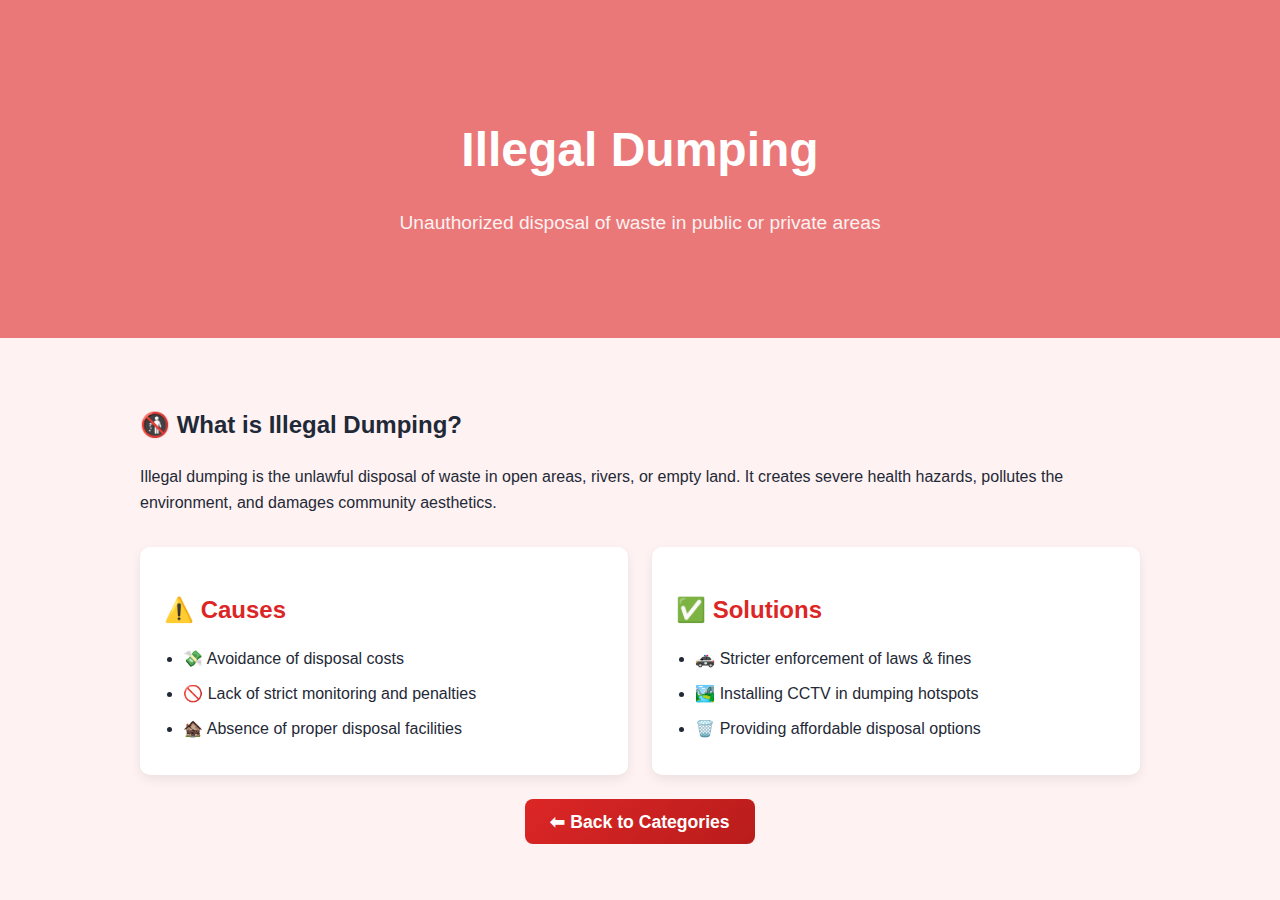
<file: illegal-dumping.html>
<!DOCTYPE html>
<html lang="en">
<head>
  <meta charset="UTF-8">
  <meta name="viewport" content="width=device-width, initial-scale=1.0">
  <title>Illegal Dumping</title>
  <link rel="stylesheet" href="overflowing-bins.css">
</head>
<body>

  <!-- Hero -->
  <div class="hero-banner" style="background:url('https://source.unsplash.com/1600x600/?waste,dumping') center/cover no-repeat;">
    <div class="hero-content">
      <h1>Illegal Dumping</h1>
      <p>Unauthorized disposal of waste in public or private areas</p>
    </div>
  </div>

  <!-- Main Content -->
  <main>
    <section>
      <h2>🚯 What is Illegal Dumping?</h2>
      <p>Illegal dumping is the unlawful disposal of waste in open areas, rivers, or empty land. It creates severe health hazards, pollutes the environment, and damages community aesthetics.</p>
    </section>

    <section class="info-grid">
      <div class="info-card">
        <h2>⚠️ Causes</h2>
        <ul>
          <li>💸 Avoidance of disposal costs</li>
          <li>🚫 Lack of strict monitoring and penalties</li>
          <li>🏚️ Absence of proper disposal facilities</li>
        </ul>
      </div>

      <div class="info-card">
        <h2>✅ Solutions</h2>
        <ul>
          <li>🚓 Stricter enforcement of laws & fines</li>
          <li>🏞️ Installing CCTV in dumping hotspots</li>
          <li>🗑️ Providing affordable disposal options</li>
        </ul>
      </div>
    </section>

    <div class="back-btn">
      <a href="index.html" class="btn">⬅ Back to Categories</a>
    </div>
  </main>
</body>
</html>
</file>
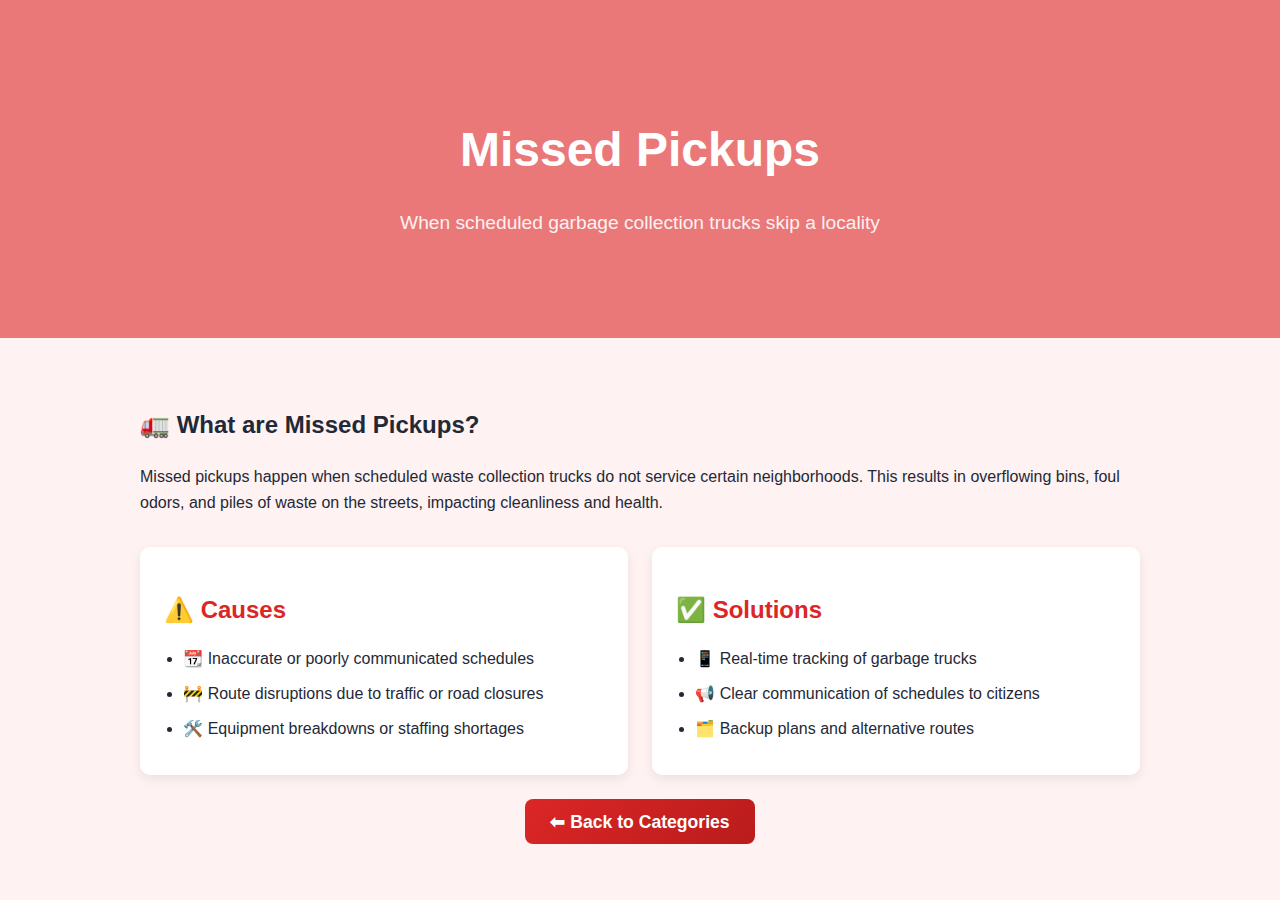
<file: missed-pickups.html>
<!DOCTYPE html>
<html lang="en">
<head>
  <meta charset="UTF-8">
  <meta name="viewport" content="width=device-width, initial-scale=1.0">
  <title>Missed Pickups</title>
  <link rel="stylesheet" href="overflowing-bins.css"> <!-- ✅ reuse same CSS -->
</head>
<body>

  <!-- Hero -->
  <div class="hero-banner" style="background:url('https://source.unsplash.com/1600x600/?garbage,truck,street') center/cover no-repeat;">
    <div class="hero-content">
      <h1>Missed Pickups</h1>
      <p>When scheduled garbage collection trucks skip a locality</p>
    </div>
  </div>

  <!-- Main Content -->
  <main>
    <section>
      <h2>🚛 What are Missed Pickups?</h2>
      <p>Missed pickups happen when scheduled waste collection trucks do not service certain neighborhoods. This results in overflowing bins, foul odors, and piles of waste on the streets, impacting cleanliness and health.</p>
    </section>

    <section class="info-grid">
      <div class="info-card">
        <h2>⚠️ Causes</h2>
        <ul>
          <li>📆 Inaccurate or poorly communicated schedules</li>
          <li>🚧 Route disruptions due to traffic or road closures</li>
          <li>🛠️ Equipment breakdowns or staffing shortages</li>
        </ul>
      </div>

      <div class="info-card">
        <h2>✅ Solutions</h2>
        <ul>
          <li>📱 Real-time tracking of garbage trucks</li>
          <li>📢 Clear communication of schedules to citizens</li>
          <li>🗂️ Backup plans and alternative routes</li>
        </ul>
      </div>
    </section>

    <div class="back-btn">
      <a href="index.html" class="btn">⬅ Back to Categories</a>
    </div>
  </main>
</body>
</html>
</file>
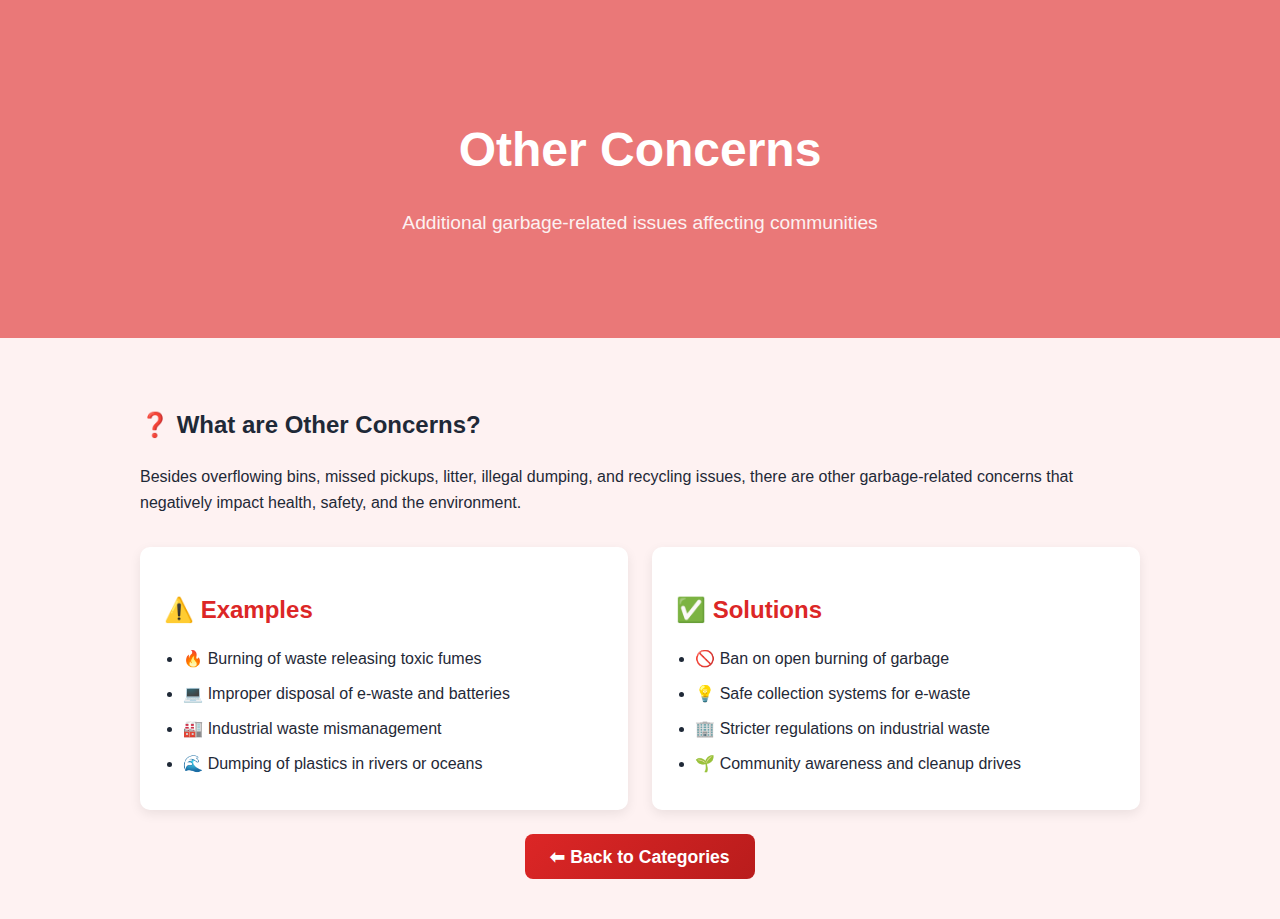
<file: other-concerns.html>
<!DOCTYPE html>
<html lang="en">
<head>
  <meta charset="UTF-8">
  <meta name="viewport" content="width=device-width, initial-scale=1.0">
  <title>Other Concerns</title>
  <link rel="stylesheet" href="overflowing-bins.css"> <!-- ✅ reuse same CSS -->
</head>
<body>

  <!-- Hero -->
  <div class="hero-banner" style="background:url('https://source.unsplash.com/1600x600/?garbage,environment,concerns') center/cover no-repeat;">
    <div class="hero-content">
      <h1>Other Concerns</h1>
      <p>Additional garbage-related issues affecting communities</p>
    </div>
  </div>

  <!-- Main Content -->
  <main>
    <section>
      <h2>❓ What are Other Concerns?</h2>
      <p>Besides overflowing bins, missed pickups, litter, illegal dumping, and recycling issues, there are other garbage-related concerns that negatively impact health, safety, and the environment.</p>
    </section>

    <section class="info-grid">
      <div class="info-card">
        <h2>⚠️ Examples</h2>
        <ul>
          <li>🔥 Burning of waste releasing toxic fumes</li>
          <li>💻 Improper disposal of e-waste and batteries</li>
          <li>🏭 Industrial waste mismanagement</li>
          <li>🌊 Dumping of plastics in rivers or oceans</li>
        </ul>
      </div>

      <div class="info-card">
        <h2>✅ Solutions</h2>
        <ul>
          <li>🚫 Ban on open burning of garbage</li>
          <li>💡 Safe collection systems for e-waste</li>
          <li>🏢 Stricter regulations on industrial waste</li>
          <li>🌱 Community awareness and cleanup drives</li>
        </ul>
      </div>
    </section>

    <div class="back-btn">
      <a href="index.html" class="btn">⬅ Back to Categories</a>
    </div>
  </main>
</body>
</html>
</file>
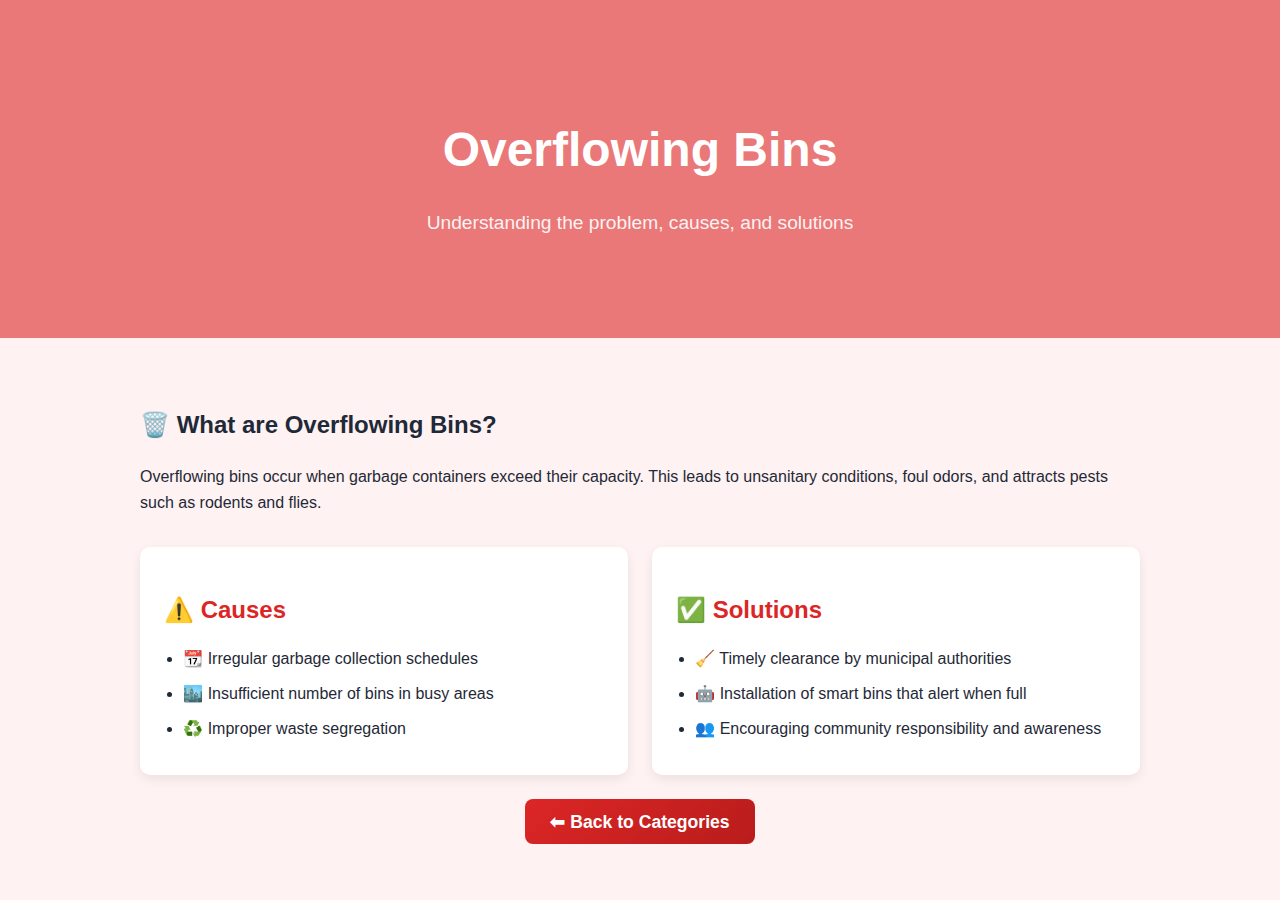
<file: overflowing-bins.html>
<!DOCTYPE html>
<html lang="en">
<head>
  <meta charset="UTF-8">
  <meta name="viewport" content="width=device-width, initial-scale=1.0">
  <title>Overflowing Bins - Community Garbage Information</title>
  <link rel="stylesheet" href="overflowing-bins.css">
</head>
<body>
  
  <!-- Hero Banner -->
  <div class="hero-banner">
    <div class="hero-content">
      <h1>Overflowing Bins</h1>
      <p>Understanding the problem, causes, and solutions</p>
    </div>
  </div>

  <!-- Main Content -->
  <main>
    <section>
      <h2>🗑️ What are Overflowing Bins?</h2>
      <p>Overflowing bins occur when garbage containers exceed their capacity. This leads to unsanitary conditions, foul odors, and attracts pests such as rodents and flies.</p>
    </section>

    <section class="info-grid">
      <div class="info-card">
        <h2>⚠️ Causes</h2>
        <ul>
          <li>📆 Irregular garbage collection schedules</li>
          <li>🏙️ Insufficient number of bins in busy areas</li>
          <li>♻️ Improper waste segregation</li>
        </ul>
      </div>

      <div class="info-card">
        <h2>✅ Solutions</h2>
        <ul>
          <li>🧹 Timely clearance by municipal authorities</li>
          <li>🤖 Installation of smart bins that alert when full</li>
          <li>👥 Encouraging community responsibility and awareness</li>
        </ul>
      </div>
    </section>

    <div class="back-btn">
      <a href="index.html" class="btn">⬅ Back to Categories</a>
    </div>
  </main>
</body>
</html>
</file>
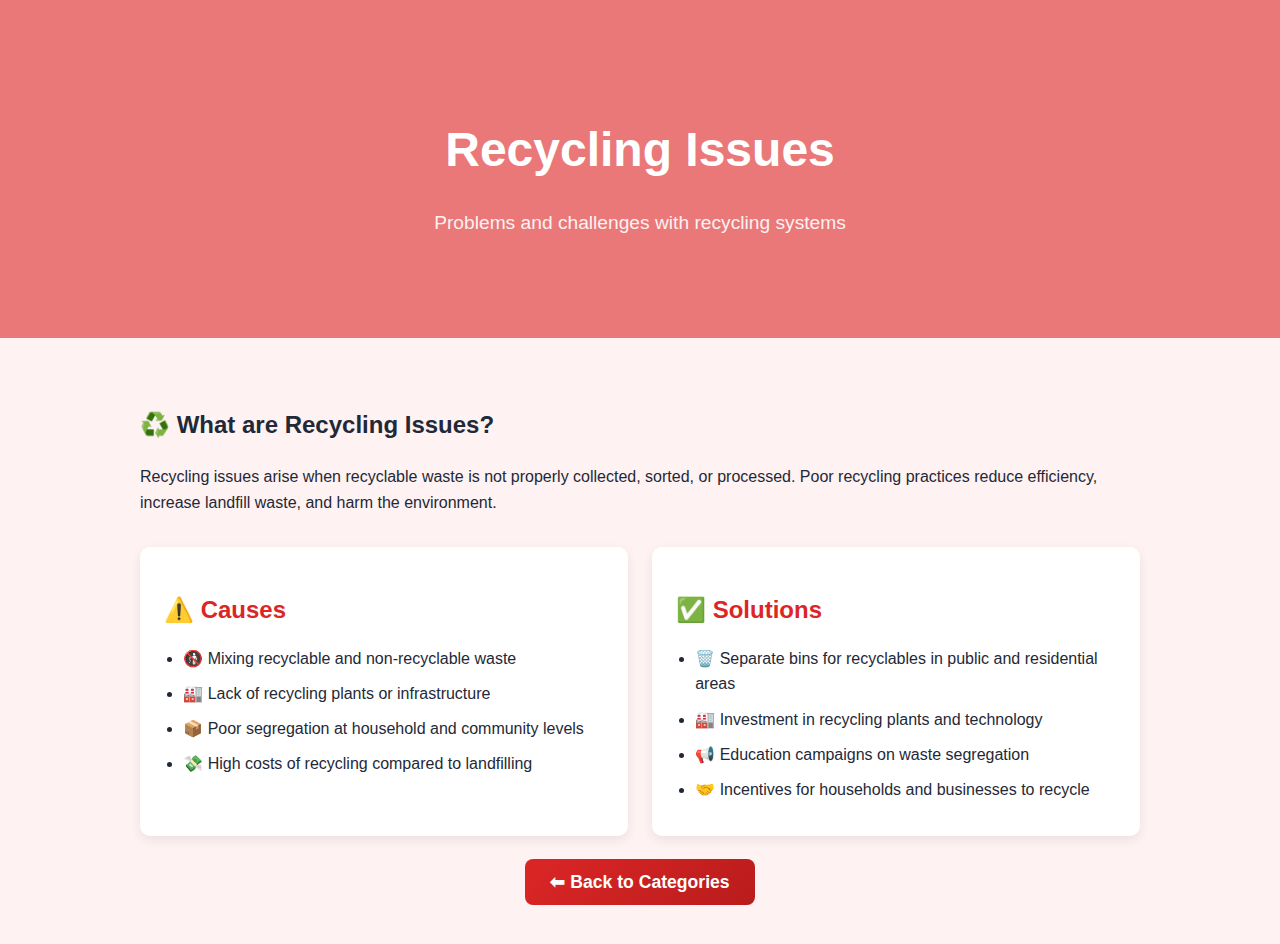
<file: recycling-issues.html>
<!DOCTYPE html>
<html lang="en">
<head>
  <meta charset="UTF-8">
  <meta name="viewport" content="width=device-width, initial-scale=1.0">
  <title>Recycling Issues</title>
  <link rel="stylesheet" href="overflowing-bins.css"> <!-- ✅ reuse same CSS -->
</head>
<body>

  <!-- Hero -->
  <div class="hero-banner" style="background:url('https://source.unsplash.com/1600x600/?recycling,waste,bins') center/cover no-repeat;">
    <div class="hero-content">
      <h1>Recycling Issues</h1>
      <p>Problems and challenges with recycling systems</p>
    </div>
  </div>

  <!-- Main Content -->
  <main>
    <section>
      <h2>♻️ What are Recycling Issues?</h2>
      <p>Recycling issues arise when recyclable waste is not properly collected, sorted, or processed. Poor recycling practices reduce efficiency, increase landfill waste, and harm the environment.</p>
    </section>

    <section class="info-grid">
      <div class="info-card">
        <h2>⚠️ Causes</h2>
        <ul>
          <li>🚯 Mixing recyclable and non-recyclable waste</li>
          <li>🏭 Lack of recycling plants or infrastructure</li>
          <li>📦 Poor segregation at household and community levels</li>
          <li>💸 High costs of recycling compared to landfilling</li>
        </ul>
      </div>

      <div class="info-card">
        <h2>✅ Solutions</h2>
        <ul>
          <li>🗑️ Separate bins for recyclables in public and residential areas</li>
          <li>🏭 Investment in recycling plants and technology</li>
          <li>📢 Education campaigns on waste segregation</li>
          <li>🤝 Incentives for households and businesses to recycle</li>
        </ul>
      </div>
    </section>

    <div class="back-btn">
      <a href="index.html" class="btn">⬅ Back to Categories</a>
    </div>
  </main>
</body>
</html>
</file>
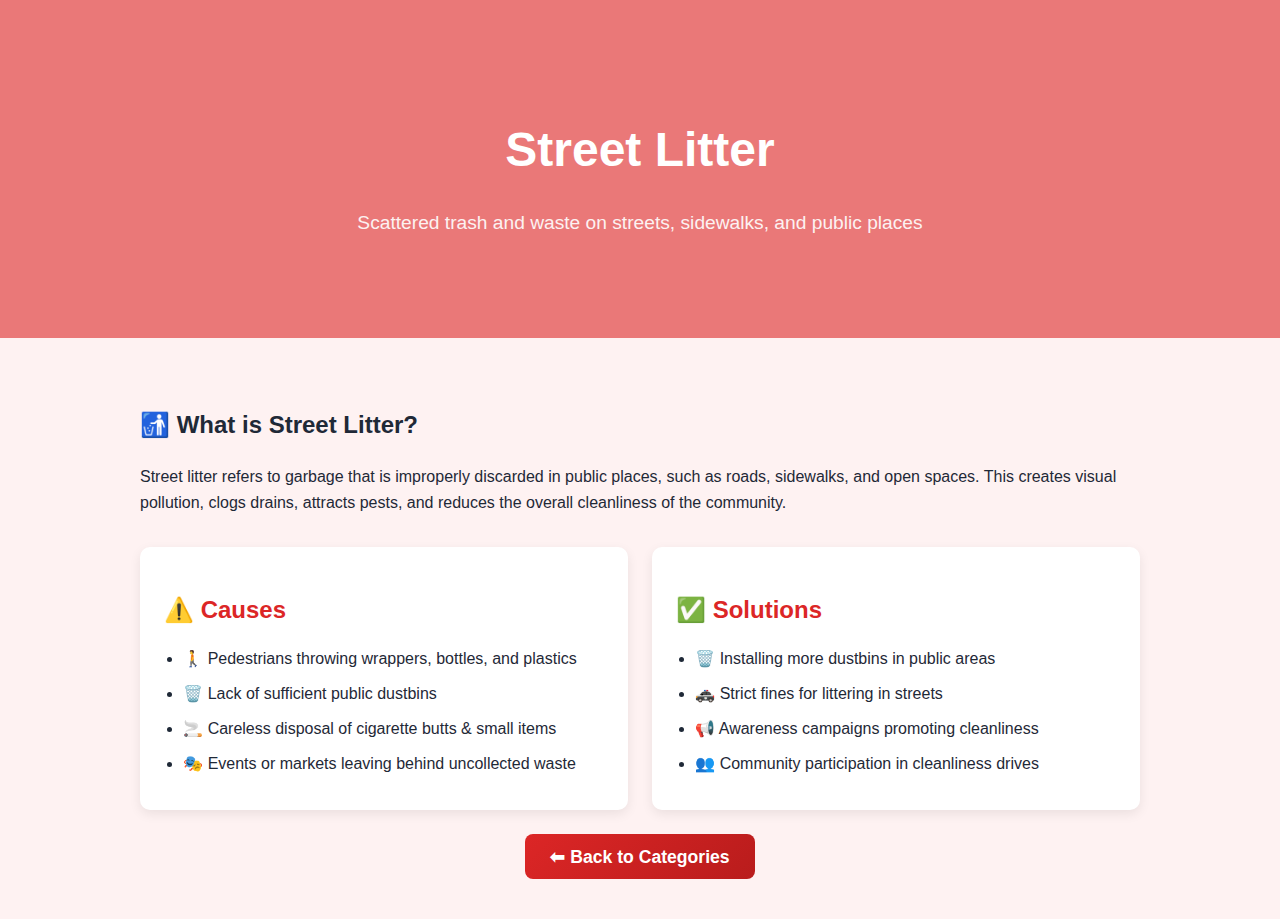
<file: street-litter.html>
<!DOCTYPE html>
<html lang="en">
<head>
  <meta charset="UTF-8">
  <meta name="viewport" content="width=device-width, initial-scale=1.0">
  <title>Street Litter</title>
  <link rel="stylesheet" href="overflowing-bins.css"> <!-- ✅ reuse same CSS -->
</head>
<body>

  <!-- Hero -->
  <div class="hero-banner" style="background:url('https://source.unsplash.com/1600x600/?street,litter,trash') center/cover no-repeat;">
    <div class="hero-content">
      <h1>Street Litter</h1>
      <p>Scattered trash and waste on streets, sidewalks, and public places</p>
    </div>
  </div>

  <!-- Main Content -->
  <main>
    <section>
      <h2>🚮 What is Street Litter?</h2>
      <p>Street litter refers to garbage that is improperly discarded in public places, such as roads, sidewalks, and open spaces. This creates visual pollution, clogs drains, attracts pests, and reduces the overall cleanliness of the community.</p>
    </section>

    <section class="info-grid">
      <div class="info-card">
        <h2>⚠️ Causes</h2>
        <ul>
          <li>🚶 Pedestrians throwing wrappers, bottles, and plastics</li>
          <li>🗑️ Lack of sufficient public dustbins</li>
          <li>🚬 Careless disposal of cigarette butts & small items</li>
          <li>🎭 Events or markets leaving behind uncollected waste</li>
        </ul>
      </div>

      <div class="info-card">
        <h2>✅ Solutions</h2>
        <ul>
          <li>🗑️ Installing more dustbins in public areas</li>
          <li>🚓 Strict fines for littering in streets</li>
          <li>📢 Awareness campaigns promoting cleanliness</li>
          <li>👥 Community participation in cleanliness drives</li>
        </ul>
      </div>
    </section>

    <div class="back-btn">
      <a href="index.html" class="btn">⬅ Back to Categories</a>
    </div>
  </main>
</body>
</html>
</file>
<file: overflowing-bins.css>
body {
  font-family: 'Poppins', sans-serif;
  margin: 0;
  background: #fef2f2;
  color: #1f2937;
  line-height: 1.6;
}

/* Hero Section */
.hero-banner {
  background: url('https://source.unsplash.com/1600x600/?garbage,overflowing') center/cover no-repeat;
  padding: 5rem 1rem;
  text-align: center;
  color: white;
  position: relative;
}
.hero-banner::after {
  content: "";
  position: absolute;
  top: 0; left: 0; right: 0; bottom: 0;
  background: rgba(220, 38, 38, 0.6); /* red overlay */
}
.hero-content {
  position: relative;
  z-index: 1;
}
.hero-content h1 {
  font-size: 3rem;
  margin-bottom: 0.5rem;
}
.hero-content p {
  font-size: 1.2rem;
  opacity: 0.9;
}

/* Main Layout */
main {
  max-width: 1000px;
  margin: 2rem auto;
  padding: 1rem;
}

/* Info Cards */
.info-grid {
  display: grid;
  grid-template-columns: 1fr 1fr;
  gap: 1.5rem;
  margin-top: 2rem;
}
.info-card {
  background: white;
  border-radius: 10px;
  padding: 1.5rem;
  box-shadow: 0 4px 12px rgba(0,0,0,0.08);
  transition: transform 0.2s;
}
.info-card:hover {
  transform: translateY(-4px);
}
.info-card h2 {
  color: #dc2626;
  margin-bottom: 1rem;
}
.info-card ul {
  margin: 0;
  padding-left: 1.2rem;
}
.info-card li {
  margin-bottom: 0.6rem;
  font-size: 1rem;
}

/* Button */
.back-btn {
  text-align: center;
  margin-top: 2rem;
}
.btn {
  background: linear-gradient(135deg, #dc2626, #b91c1c);
  color: white;
  padding: 0.8rem 1.6rem;
  border-radius: 8px;
  text-decoration: none;
  font-weight: 600;
  font-size: 1.1rem;
  transition: transform 0.2s, background 0.3s;
}
.btn:hover {
  background: linear-gradient(135deg, #b91c1c, #7f1d1d);
  transform: translateY(-2px);
}
</file>
